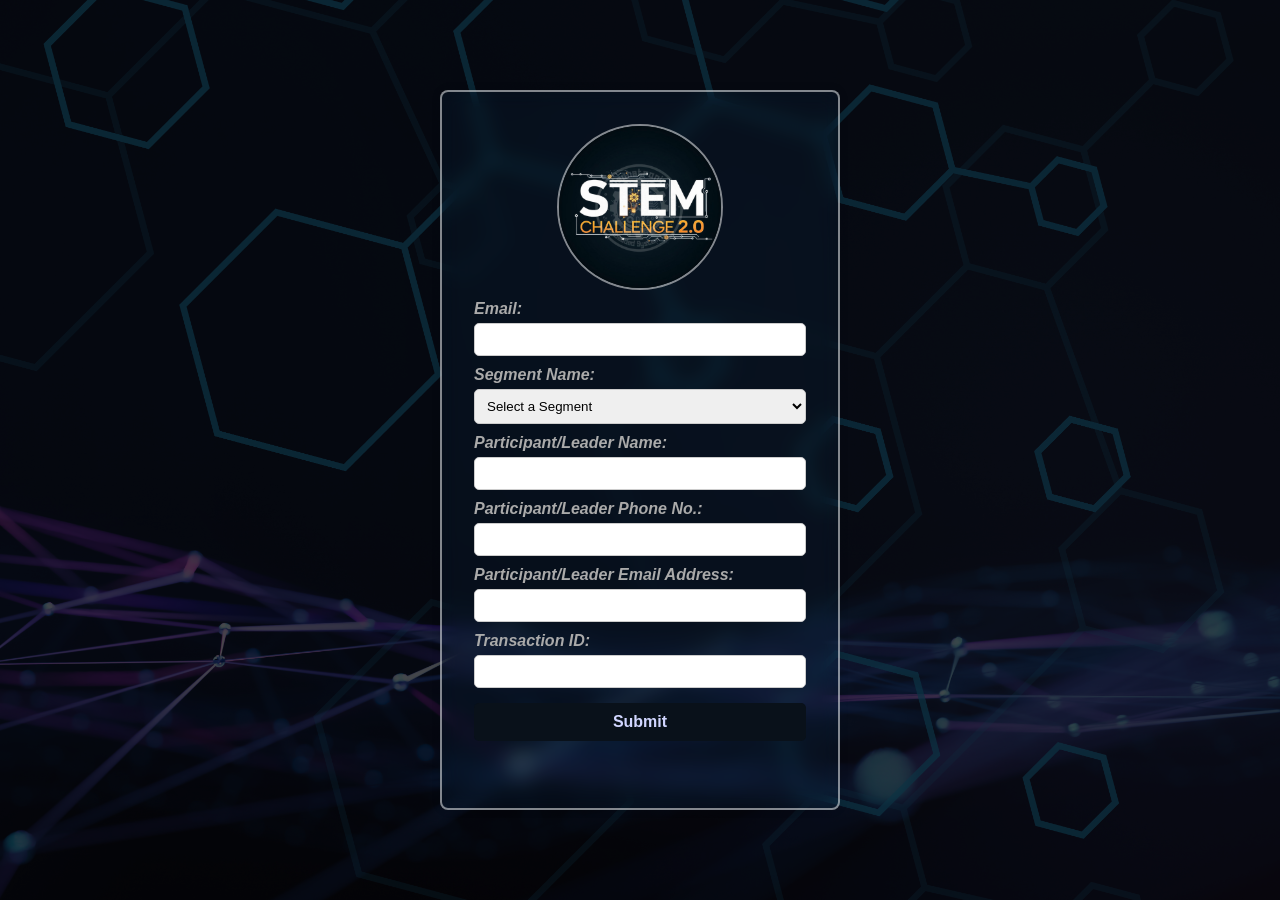
<file: FrontEnd/index.html>
<!-- registration_form.html -->
<!DOCTYPE html>
<html lang="en">
  <head>
    <meta charset="UTF-8" />
    <meta name="viewport" content="width=device-width, initial-scale=1.0" />
    <title>Competition Registration</title>
    <link rel="stylesheet" href="style.css" />
    <link rel="stylesheet" href="design.css" />
  </head>
  <body>
    <div class="bg"></div>
    <form id="registrationForm" method="post">
      <img id="form-logo" src="./assets/newBG.png" alt="logo" />
      <label
        >Email:
        <input type="email" name="email" class="input" id="email" required
      /></label>

      <label
        >Segment Name:
        <select id="segment" name="segment" required>
          <option value="">Select a Segment</option>
          <option value="robo_soccer">Robo Soccer</option>
          <option value="lfr">LFR</option>
          <option value="project_showcase">Project Showcase</option>
          <option value="poster_presentation">Poster Presentation</option>
          <option value="industrial_problem_solving">
            Industrial Problem Solving
          </option>
          <option value="iq_test">IQ Test</option>
          <option value="truss_challenge">Truss Challenge</option>
        </select>
      </label>

      <!-- Inside the form, ABOVE the teamDetails div -->
      <label
        >Participant/Leader Name:
        <input
          type="text"
          class="input"
          name="team_leader_name"
          id="team_leader_name"
          required
      /></label>
      <label
        >Participant/Leader Phone No.:
        <input
          type="text"
          class="input"
          name="team_leader_phone"
          id="team_leader_phone"
          required
      /></label>
      <label
        >Participant/Leader Email Address:
        <input
          type="email"
          class="input"
          name="team_leader_email"
          id="team_leader_email"
          required
      /></label>

      <!-- Team Details (for team-based segments) -->
      <div id="teamDetails">
        <label
          >Team Name:
          <input type="text" class="input" name="team_name" id="team_name"
        /></label>
        <label
          >Team Size:
          <select id="teamSize" name="team_size" id="team_size">
            <option value="">Select Size</option>
            <option value="1">1</option>
            <option value="2">2</option>
            <option value="3">3</option>
            <option value="4">4</option>
            <option value="5">5</option>
          </select>
        </label>
        <div id="teamMembers"></div>
      </div>

      <label
        >Transaction ID:
        <input
          type="text"
          class="input"
          name="transaction_id"
          id="transaction_id"
          required
      /></label>

      <button type="submit">Submit</button>
    </form>

    <script src="script.js"></script>
    <script src="auth.js"></script>
  </body>
</html>
</file>
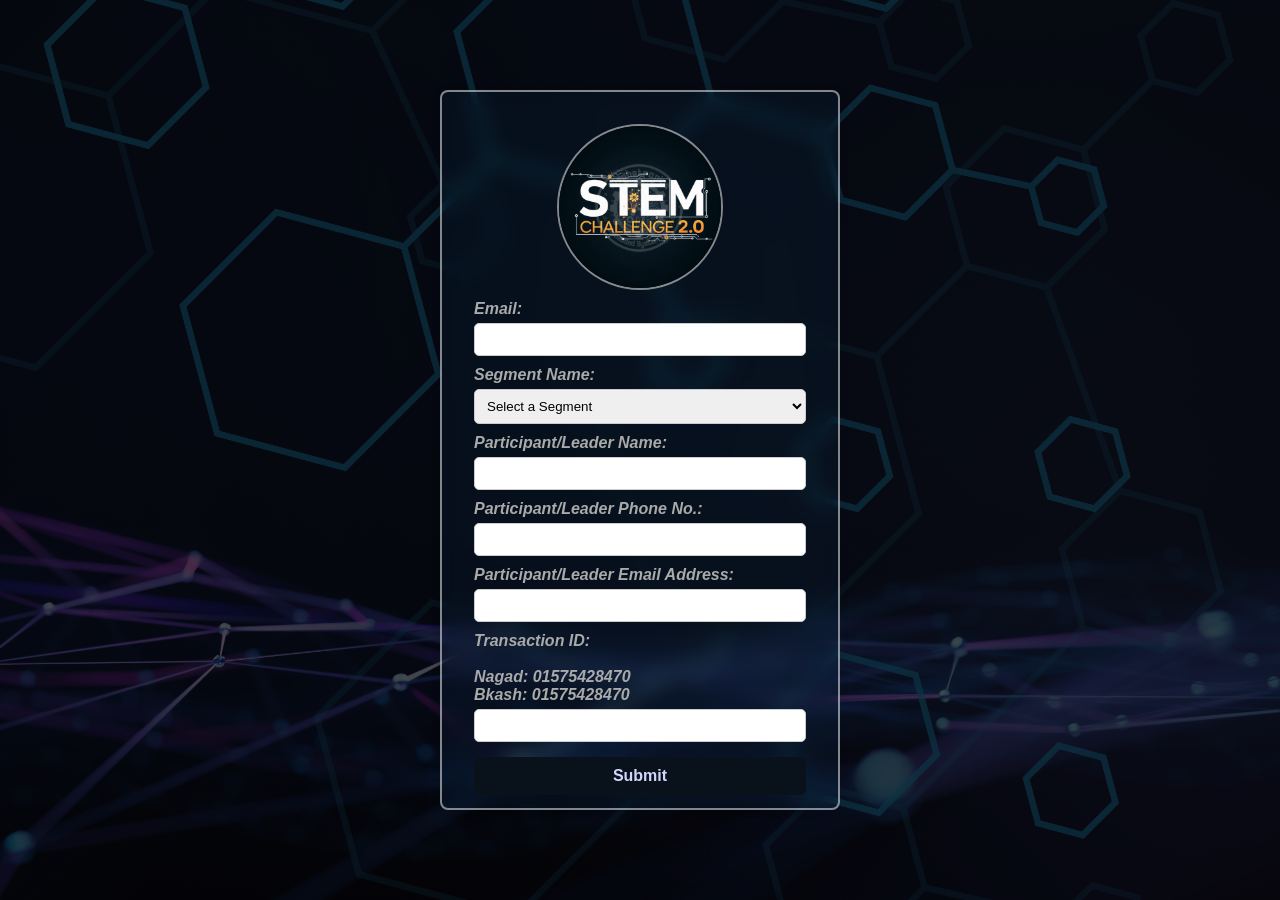
<file: home.html>
<!-- registration_form.html -->
<!DOCTYPE html>
<html lang="en">

<head>
  <meta charset="UTF-8" />
  <meta name="viewport" content="width=device-width, initial-scale=1.0" />
  <title>Competition Registration</title>
  <link rel="stylesheet" href="style.css" />
  <link rel="stylesheet" href="design.css" />
</head>

<body>
  <div class="bg"></div>
  <form id="registrationForm" method="post">
    <img id="form-logo" src="./assets/newBG.png" alt="logo" />
    <label>Email:
      <input type="email" name="email" class="input" id="email" required /></label>

    <label>Segment Name:
      <select id="segment" name="segment" required>
        <option value="">Select a Segment</option>
        <option value="robo_soccer">Robo Soccer</option>
        <option value="lfr">LFR</option>
        <option value="project_showcase">Project Showcase</option>
        <option value="poster_presentation">Poster Presentation</option>
        <option value="industrial_problem_solving">
          Industrial Problem Solving
        </option>
        <option value="iq_test">IQ Test</option>
        <option value="truss_challenge">Truss Challenge</option>
      </select>
    </label>

    <!-- Inside the form, ABOVE the teamDetails div -->
    <label>Participant/Leader Name:
      <input type="text" class="input" name="team_leader_name" id="team_leader_name" required /></label>
    <label>Participant/Leader Phone No.:
      <input type="text" class="input" name="team_leader_phone" id="team_leader_phone" required /></label>
    <label>Participant/Leader Email Address:
      <input type="email" class="input" name="team_leader_email" id="team_leader_email" required /></label>

    <!-- Team Details (for team-based segments) -->
    <div id="teamDetails">
      <label>Team Name:
        <input type="text" class="input" name="team_name" id="team_name" /></label>
      <label>Team Size:
        <select id="teamSize" name="team_size" id="team_size">
          <option value="">Select Size</option>
          <option value="1">1</option>
          <option value="2">2</option>
          <option value="3">3</option>
          <option value="4">4</option>
          <option value="5">5</option>
        </select>
      </label>
      <div id="teamMembers"></div>
    </div>

    <label>Transaction ID:
      <br>
      <br>
      Nagad: 01575428470
      <br>
      Bkash: 01575428470
      <br>
      <input type="text" class="input" name="transaction_id" id="transaction_id" required /></label>

    <button type="submit">Submit</button>
  </form>

  <script src="script.js"></script>
  <script src="auth.js"></script>
</body>

</html>
</file>
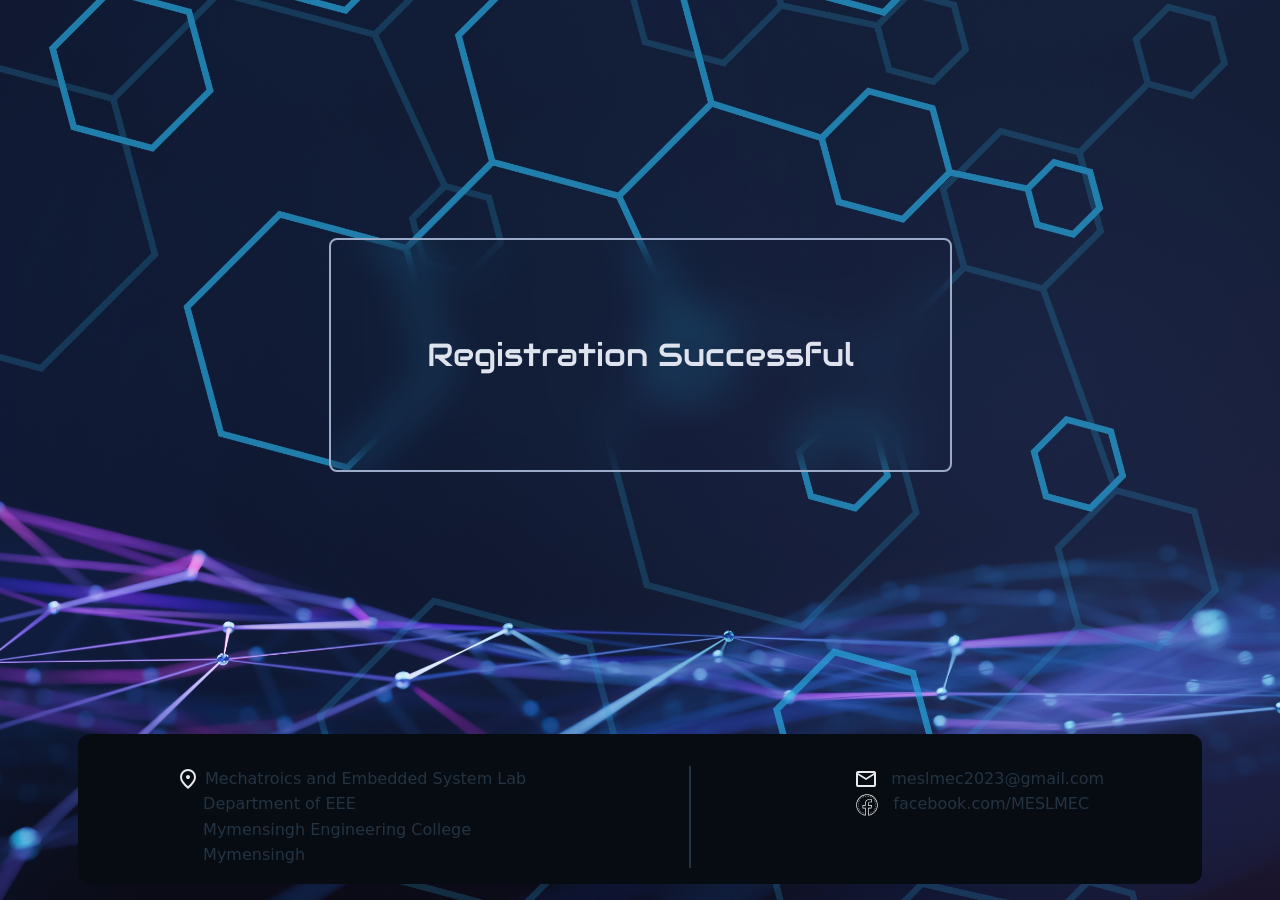
<file: regSuccess.html>
<!DOCTYPE html>
<html lang="en">

<head>
    <meta charset="UTF-8" />
    <meta name="viewport" content="width=device-width, initial-scale=1.0" />
    <title>Competition Registration</title>
    <link rel="stylesheet" href="style.css">
    <link rel="stylesheet" href="home.css">
    <link rel="shortcut icon" href="./assets/logo.png" type="image/x-icon">
    <link href="https://cdn.jsdelivr.net/npm/bootstrap@5.3.3/dist/css/bootstrap.min.css" rel="stylesheet"
    integrity="sha384-QWTKZyjpPEjISv5WaRU9OFeRpok6YctnYmDr5pNlyT2bRjXh0JMhjY6hW+ALEwIH" crossorigin="anonymous" />
    <style>
        body {
            display: block;
            background-image: url(assets/bg2.jpg);
            background-size: cover;
            background-position: center;
            display: flex;
            flex-direction: column;
            min-height: 100vh;
            padding: 1em;
        }

        section {
            display: grid;
            place-content: center;
            flex-grow: 1;
        }

        h2 {
            backdrop-filter: blur(20px);
            border: 2px solid hsl(220, 30%, 70%);
            color: hsl(220, 30%, 90%);
            font-size: xx-large;
            font-family: "Audiowide";
            font-weight: 100;
            padding: 3em;
            border-radius: 0.7em;
            text-align: center;
            border-radius: 0.25em;
        }
        footer {
            width: 90%;
        }
        a {
            text-decoration: none;
            color: unset;
        }
        @media only screen and (max-width: 900px) {
            h2 {
                padding: 1em;
            }
            body {
                padding: 0;
            }
            footer {
                border-radius: 1em;
                width: 100%;
            }
        }
    </style>
</head>

<body>
    <section>
        <h2>Registration Successful</h2>
    </section>

    <footer>
        <div class="flexBox">
            <div class="location">
                <p>
                    <img class="indicator-icon" src="./assets/location.svg" alt="">
                    Mechatroics and Embedded System Lab
                </p>
                <p><span class="spaceBefore"></span>Department of EEE</p>
                <p><span class="spaceBefore"></span>Mymensingh Engineering College</p>
                <p><span class="spaceBefore"></span>Mymensingh</p>
            </div>
            <div class="vbar"></div>
            <div class="contact">
                <p>
                    <img class="indicator-icon pe-2" src="./assets/mail.svg" alt="">
                    meslmec2023@gmail.com
                </p>
                <a target="_blank" href="https://www.facebook.com/MESLMEC">
                    <p>
                        <img class="indicator-icon pe-2 s24" src="./assets/fb.svg" alt="">
                        facebook.com/MESLMEC
                    </p>
                </a>
            </div>
        </div>
    </footer>

</body>
<script src="https://cdn.jsdelivr.net/npm/bootstrap@5.3.0-alpha1/dist/js/bootstrap.bundle.min.js"></script>

</html>
</file>
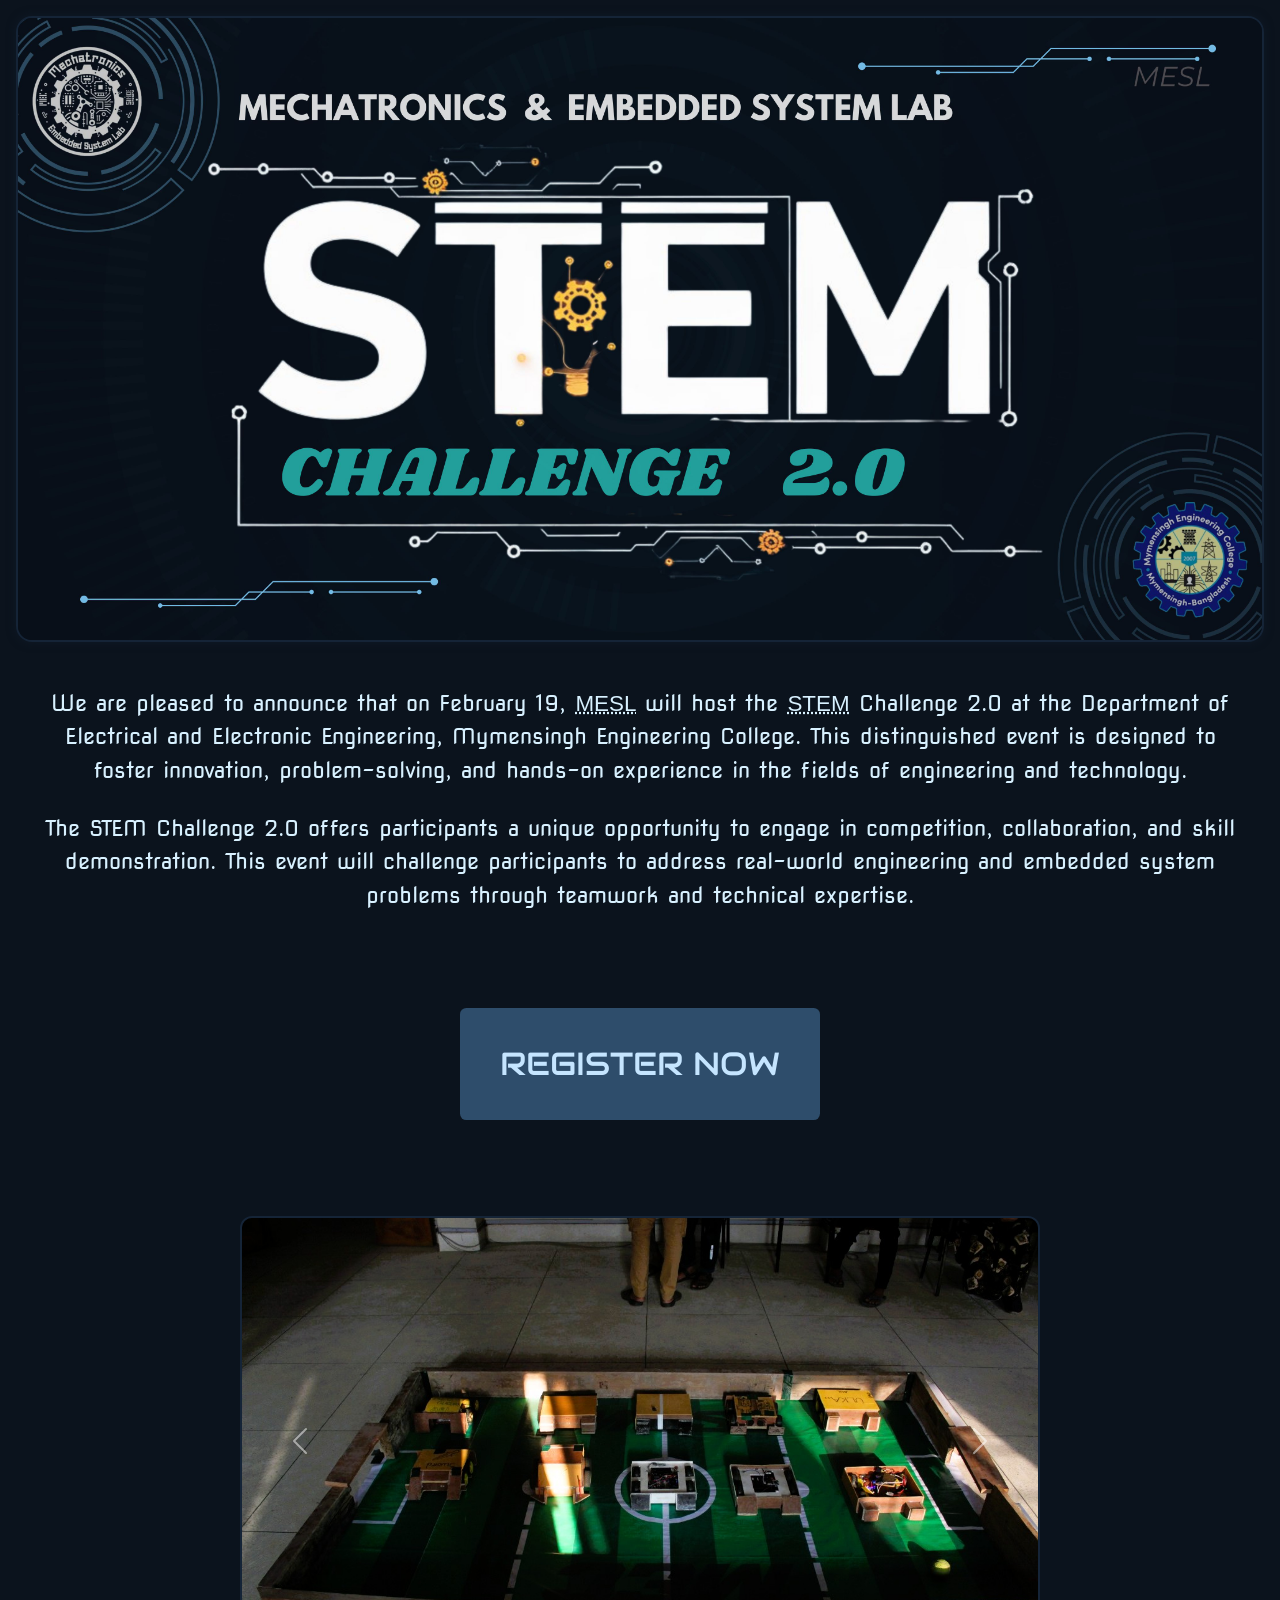
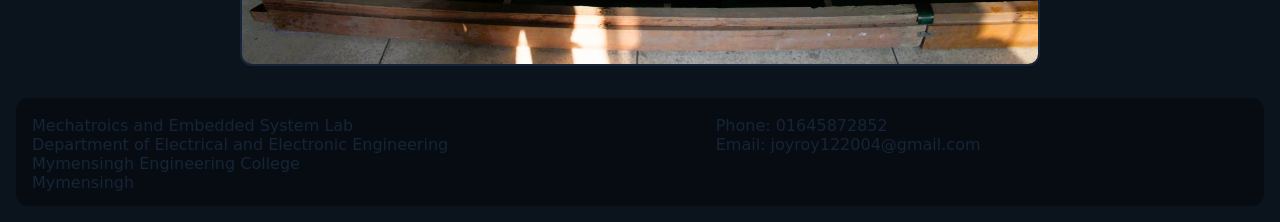
<file: FrontEnd/home.html>
<!DOCTYPE html>
<html lang="en">
  <head>
    <meta charset="utf-8" />
    <meta name="viewport" content="width=device-width, initial-scale=1" />
    <title>Home</title>
    <link
      href="https://cdn.jsdelivr.net/npm/bootstrap@5.3.3/dist/css/bootstrap.min.css"
      rel="stylesheet"
      integrity="sha384-QWTKZyjpPEjISv5WaRU9OFeRpok6YctnYmDr5pNlyT2bRjXh0JMhjY6hW+ALEwIH"
      crossorigin="anonymous"
    />
    <link rel="stylesheet" href="home.css" />
  </head>
  <body>
    <section>
      <img class="banner" src="./assets/STEM_Banner.jpg" alt="banner" />
    </section>

    <section class="texts">
      <p>
        We are pleased to announce that on February 19,
        <dfn><abbr title="Mechatroics and Embedded System Lab">MESL</abbr></dfn>
        will host the
        <abbr title="Science Technology Engineering Mathemetics">STEM</abbr>
        Challenge 2.0 at the Department of Electrical and Electronic
        Engineering, Mymensingh Engineering College. This distinguished event is
        designed to foster innovation, problem-solving, and hands-on experience
        in the fields of engineering and technology.
      </p>

      <p class="mt-4">
        The STEM Challenge 2.0 offers participants a unique opportunity to
        engage in competition, collaboration, and skill demonstration. This
        event will challenge participants to address real-world engineering and
        embedded system problems through teamwork and technical expertise.
      </p>
    </section>

    <section class="registerNow">
      <a target="_blank" href="./index.html">
        <button class="register-btn" id="regBtn">Register Now</button>
      </a>
    </section>

    <section class="slideShow">
      <div id="carouselExampleSlidesOnly" class="carousel slide" data-ride="carousel">
        <div id="carouselExample" class="carousel slide" data-bs-ride="carousel">
          <div class="carousel-inner">
            <div class="carousel-item active">
              <img src="./images/arrange-bots.jpg" class="d-block w-100" alt="Slide 1">
            </div>
            <div class="carousel-item">
              <img src="./images/champ.jpg" class="d-block w-100" alt="Slide 2">
            </div>
            <div class="carousel-item">
              <img src="./images/fight-1.jpg" class="d-block w-100" alt="Slide 3">
            </div>
            <div class="carousel-item">
              <img src="./images/game-end.jpg" class="d-block w-100" alt="Slide 3">
            </div>
            <div class="carousel-item">
              <img src="./images/start-game.jpg" class="d-block w-100" alt="Slide 3">
            </div>
            <div class="carousel-item">
              <img src="./images/teams-ready.jpg" class="d-block w-100" alt="Slide 3">
            </div>
          </div>
      
          <!-- Controls -->
          <button class="carousel-control-prev" type="button" data-bs-target="#carouselExample" data-bs-slide="prev">
            <span class="carousel-control-prev-icon" aria-hidden="true"></span>
            <span class="visually-hidden">Previous</span>
          </button>
          <button class="carousel-control-next" type="button" data-bs-target="#carouselExample" data-bs-slide="next">
            <span class="carousel-control-next-icon" aria-hidden="true"></span>
            <span class="visually-hidden">Next</span>
          </button>
        </div>
      
        <script src="https://cdn.jsdelivr.net/npm/bootstrap@5.3.0-alpha1/dist/js/bootstrap.bundle.min.js"></script>
    </section>

    <footer>
      <div class="flexBox">
        <div class="location">
          <p>Mechatroics and Embedded System Lab</p>
          <p>Department of Electrical and Electronic Engineering</p>
          <p>Mymensingh Engineering College</p>
          <p>Mymensingh</p>
        </div>
        <div class="contact">
          <p>Phone: 01645872852</p>
          <p>Email: joyroy122004@gmail.com</p>
        </div>
      </div>
    </footer>
  </body>
</html>
</file>
<file: FrontEnd/style.css>
/* styles.css */
body {
    font-family: Arial, sans-serif;
    background-color: #f4f4f4;
    display: flex;
    justify-content: center;
    align-items: center;
    min-height: 100dvh;
    margin: 0;
}

form {
    background: white;
    padding: 20px;
    border-radius: 8px;
    box-shadow: 0 0 10px rgba(0, 0, 0, 0.1);
    width: 400px;
    overflow: auto;
    height: 80vh;
}

label {
    display: block;
    margin-top: 10px;
    font-weight: bold;
}

input, select {
    width: 100%;
    padding: 8px;
    margin-top: 5px;
    border: 1px solid #ccc;
    border-radius: 5px;
}

button {
    margin-top: 15px;
    width: 100%;
    padding: 10px;
    background-color: #28a745;
    color: white;
    border: none;
    border-radius: 5px;
    cursor: pointer;
    font-size: 16px;
}

button:hover {
    background-color: #218838;
}

#teamDetails {
    display: none; /* Hidden by default, will be shown dynamically */
}

#teamMembers {
    margin-top: 10px;
}
</file>
<file: FrontEnd/design.css>
@import url("https://fonts.googleapis.com/css2?family=Parkinsans:wght@100&display=swap");

body {
  overflow: hidden;
  padding: 1em;
  background-color: hsl(214, 47%, 7%);
}

.bg {
  /* background-color: #091019; */
  background-image: url(./assets/bg2.png);
  position: fixed;
  inset: -4px;
  z-index: -1;
  background-size: cover;
  background-position: center;
  filter: blur(0px) brightness(30%);
}

#registrationForm {
  padding: 2em;
  padding-top: 1e;
  background-color: hsla(210, 100%, 60%, 5%);
  backdrop-filter: blur(10px);
  border: 2px solid hsla(0, 0%, 100%, 50%);
  font-family: Verdana, Geneva, Tahoma, sans-serif;
  font-style: italic;
  font-weight: 100;
  color: rgb(170, 170, 170);
}

#registrationForm::-webkit-scrollbar {
  display: none;
}

* {
  box-sizing: border-box;
}

#form-logo {
  width: 50%;
  margin-inline: auto;
  display: block;
  border-radius: 50%;
  margin-inline: auto;
  object-fit: contain;
  border: 2px solid hsla(0, 0%, 100%, 50%);
}

button {
  background-color: hsl(214, 47%, 7%);
  font-weight: bold;
  font-family: Verdana, Geneva, Tahoma, sans-serif;
  color: hsl(233, 100%, 91%);
}

button:hover {
  background-color: darkorange;
}

input,
select {
  font-family: Verdana, Geneva, Tahoma, sans-serif;
}
</file>
<file: style.css>
/* styles.css */
body {
    font-family: Arial, sans-serif;
    background-color: #f4f4f4;
    display: flex;
    justify-content: center;
    align-items: center;
    min-height: 100dvh;
    margin: 0;
}

form {
    background: white;
    padding: 20px;
    border-radius: 8px;
    box-shadow: 0 0 10px rgba(0, 0, 0, 0.1);
    width: 400px;
    overflow: auto;
    height: 80vh;
}

label {
    display: block;
    margin-top: 10px;
    font-weight: bold;
}

input, select {
    width: 100%;
    padding: 8px;
    margin-top: 5px;
    border: 1px solid #ccc;
    border-radius: 5px;
}

button {
    margin-top: 15px;
    width: 100%;
    padding: 10px;
    background-color: #28a745;
    color: white;
    border: none;
    border-radius: 5px;
    cursor: pointer;
    font-size: 16px;
}

button:hover {
    background-color: #218838;
}

#teamDetails {
    display: none; /* Hidden by default, will be shown dynamically */
}

#teamMembers {
    margin-top: 10px;
}
</file>
<file: design.css>
@import url("https://fonts.googleapis.com/css2?family=Parkinsans:wght@100&display=swap");

body {
  overflow: hidden;
  padding: 1em;
  background-color: hsl(214, 47%, 7%);
}

.bg {
  /* background-color: #091019; */
  background-image: url(./assets/bg2.png);
  position: fixed;
  inset: -4px;
  z-index: -1;
  background-size: cover;
  background-position: center;
  filter: blur(0px) brightness(30%);
}

#registrationForm {
  padding: 2em;
  padding-top: 1e;
  background-color: hsla(210, 100%, 60%, 5%);
  backdrop-filter: blur(10px);
  border: 2px solid hsla(0, 0%, 100%, 50%);
  font-family: Verdana, Geneva, Tahoma, sans-serif;
  font-style: italic;
  font-weight: 100;
  color: rgb(170, 170, 170);
}

#registrationForm::-webkit-scrollbar {
  display: none;
}

* {
  box-sizing: border-box;
}

#form-logo {
  width: 50%;
  margin-inline: auto;
  display: block;
  border-radius: 50%;
  margin-inline: auto;
  object-fit: contain;
  border: 2px solid hsla(0, 0%, 100%, 50%);
}

button {
  background-color: hsl(214, 47%, 7%);
  font-weight: bold;
  font-family: Verdana, Geneva, Tahoma, sans-serif;
  color: hsl(233, 100%, 91%);
}

button:hover {
  background-color: darkorange;
}

input,
select {
  font-family: Verdana, Geneva, Tahoma, sans-serif;
}
</file>
<file: home.css>
@import url("https://fonts.googleapis.com/css2?family=Nova+Square&display=swap");
@import url("https://fonts.googleapis.com/css2?family=Audiowide&display=swap");
@import url('https://fonts.googleapis.com/css2?family=Kings&display=swap');

:root {
  scroll-behavior: smooth;
}
body {
  background-color: hsl(214, 44%, 8%);
  color: rgb(216, 241, 255);
}

a {
  text-decoration: none;
}

.banner {
  width: 100%;
}

.texts {
  margin-top: 2em;
  padding-inline: 1em;
  font-family: "Nova Square";
}

.registerBtn {
  padding: 0.5em 0.75em;
  border-radius: 0.2em;
  border: none;

  font-size: 2em;
  font-family: "Audiowide";
  text-transform: uppercase;

  color: rgb(197, 229, 255);
  background-color: hsl(210, 40%, 30%);
  transition:
    box-shadow 300ms,
    transform 300ms,
    text-shadow 300ms;
}


.registerBtn:hover {
  transform: translate(0, -10px);
  text-shadow: 2px 2px 2px dodgerblue;
  box-shadow: 5px 5px 0 dodgerblue, 5px 5px 50px rgba(30, 143, 255, 0.729);
}

.registerNow {
  padding-top: 3.2em;
  padding-bottom: 3.2em;
}

@media only screen and (min-width: 900px) {
  body {
    margin: 1em;
    border-radius: 1em;
    box-sizing: border-box;
  }
  .texts {
    text-align: center;
    font-size: 1.4em;
  }
  .banner {
    border: 2px solid hsl(214, 44%, 15%);
    border-radius: 1em;
    box-shadow: 0 0 10px hsla(214, 44%, 13%, 50%);
  }
  
  .slideShow img {
  border-radius: 0.75em;
  border: 2px solid hsl(214, 44%, 15%);
  }
  .flexBox {
    display: flex;
    justify-content: space-around;
  }
  .registerBtn {
    padding: 1em 1.25em;
    border-radius: 0.5em;
  }
  .vbar {
    border: 1px solid;
  }
  footer {
    border-radius: 0.75em;
    margin-top: 2em;
  }
  .registerNow {
    padding-top: 5em;
    padding-bottom: 5em;
  }
}

img {
  max-height: 100dvh;
  object-fit: cover;
}

abbr {
  text-transform: uppercase;
  font-family: sans-serif;
  font-style: normal;
}

.slideShow {
  width: min(100%, 800px);
  margin-inline: auto;
}

.slideShow img {
  height: 50vh;
}

.material-symbols-outlined {
  font-variation-settings:
  'FILL' 0,
  'wght' 400;
  vertical-align: super;
}

h2.h2 {
  color: hsl(210, 40%, 20%);
  text-align: center;
  font-family: "Kings", serif;
}

.registerNow {
  display: grid;
  place-content: center;
  transition: padding 300ms;
}

a {
  color: unset;
}

footer {
  background-color: hsl(214, 44%, 5%);
  color: hsl(210, 30%, 20%);
  padding: 1em;
}

footer p {
  margin: 0;
  line-height: 1.6;
  transition: color 300ms;
}

.flexBox > * {
  margin-top: 1em;
} 

.spaceBefore {
  margin-inline-start: 1.7em;
}

footer p:hover {
  color: hsl(210, 40%, 30%);
}

.s24 {
  width: 34px;
}

.indicator {
  height: 100px;
  margin-bottom: 5em;
}
.indicator > button {
  height: 100px;
}
.indicator > button > img {
  margin-top: 1em;
  height: 100px;
  border-radius: 0.5em;
  border: 2px solid hsl(210, 40%, 30%);
}
</file>
<file: FrontEnd/home.css>
@import url("https://fonts.googleapis.com/css2?family=Nova+Square&display=swap");
@import url("https://fonts.googleapis.com/css2?family=Audiowide&display=swap");

body {
  background-color: hsl(214, 44%, 8%);
  color: rgb(216, 241, 255);
}

a {
  text-decoration: none;
}

.banner {
  width: 100%;
}

.texts {
  margin-top: 2em;
  padding-inline: 1em;
  font-family: "Nova Square";
}

@media only screen and (min-width: 900px) {
  body {
    margin: 1em;
    border-radius: 1em;
    box-sizing: border-box;
  }
  .texts {
    text-align: center;
    font-size: 1.4em;
  }
  .banner {
    border: 2px solid hsl(214, 44%, 15%);
    border-radius: 1em;
    box-shadow: 0 0 10px hsla(214, 44%, 13%, 50%);
  }
  
.slideShow img {
  border-radius: 0.75em;
  border: 2px solid hsl(214, 44%, 15%);
}
}

.register-btn {
  display: block;
  margin: 3em auto;
  padding: 1em 1.25em;
  border-radius: 0.2em;
  border: none;

  font-size: 2em;
  font-family: "Audiowide";
  text-transform: uppercase;

  color: rgb(197, 229, 255);
  background-color: hsl(210, 40%, 30%);
  transition:
    box-shadow 300ms,
    transform 300ms,
    text-shadow 300ms;
}

.register-btn:hover {
  transform: translate(0, -10px);
  text-shadow: 2px 2px 2px dodgerblue;
  box-shadow: 5px 5px 0 dodgerblue, 5px 5px 50px rgba(30, 143, 255, 0.729);
}

img {
  max-height: 100dvh;
  object-fit: cover;
}

abbr {
  text-transform: uppercase;
  font-family: sans-serif;
  font-style: normal;
}

.slideShow {
  width: min(100%, 800px);
  margin-inline: auto;
}

.slideShow img {
  height: 50vh;
}

.material-symbols-outlined {
  font-variation-settings:
  'FILL' 0,
  'wght' 400;
  vertical-align: super;
}

footer {
  background-color: hsl(214, 44%, 5%);
  display: flex;
  align-items: center;
  gap: 0.25em;
  border-radius: 0.75em;
  margin-top: 2em;
  color: hsl(210, 40%, 30%);
  padding: 1em;
}

.flexBox > * {
  flex-grow: 1;
}

footer .flexBox {
  color: hsl(214, 44%, 15%);
  display: flex;
  width: 100%;
}

.flexBox p {
  margin: 0;
  margin-bottom: -5px;
}
</file>
